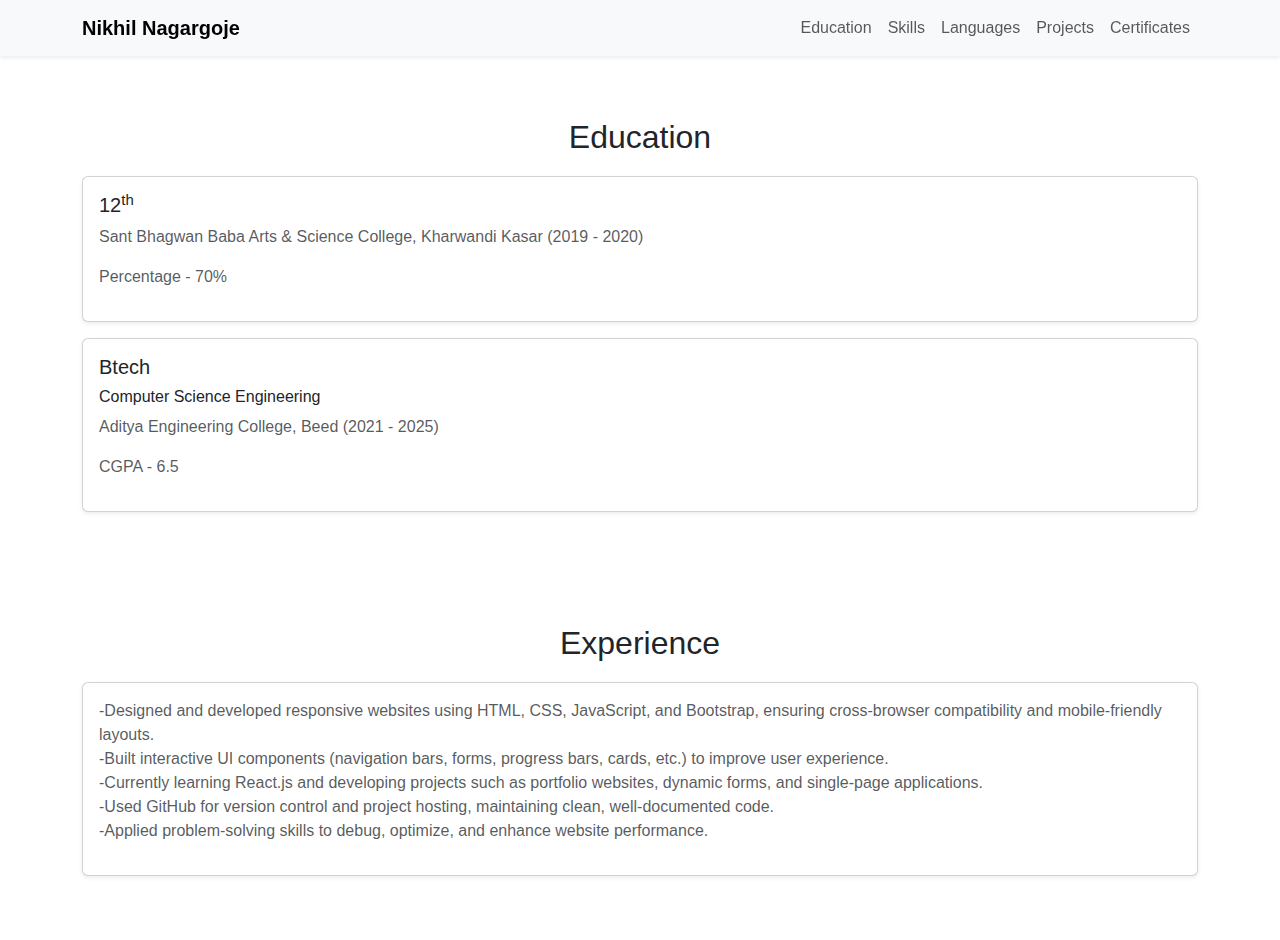
<file: education.html>
<!DOCTYPE html>
<html lang="en">
<head>
  <meta charset="UTF-8">
  <meta name="viewport" content="width=device-width, initial-scale=1.0">
  <title>Portfolio | Education & Experience</title>
  <link href="https://cdn.jsdelivr.net/npm/bootstrap@5.3.0/dist/css/bootstrap.min.css" rel="stylesheet">
  <link rel="stylesheet" href="./style.css">
</head>
<body>

<nav class="navbar navbar-expand-lg fixed-top shadow-sm bg-light">
  <div class="container">
    <a class="navbar-brand fw-bold" href="./index.html">Nikhil Nagargoje</a>

    <button class="navbar-toggler" type="button" data-bs-toggle="collapse" 
            data-bs-target="#navbarNav" aria-controls="navbarNav" 
            aria-expanded="false" aria-label="Toggle navigation">
      <span class="navbar-toggler-icon"></span>
    </button>

    <div class="collapse navbar-collapse" id="navbarNav">
      <ul class="navbar-nav ms-auto mb-2 mb-lg-0">
        <li class="nav-item"><a class="nav-link" href="./education.html">Education</a></li>
        <li class="nav-item"><a class="nav-link" href="./skills.html">Skills</a></li>
        <li class="nav-item"><a class="nav-link" href="./skills.html">Languages</a></li>
        <li class="nav-item"><a class="nav-link" href="./projects.html">Projects</a></li>
        <li class="nav-item"><a class="nav-link" href="./projects.html">Certificates</a></li>
      </ul>
    </div>
  </div>
</nav>

<section class="container py-5">
  <h2 class="section-title">Education</h2>
  <div class="card p-3 mb-3 shadow-sm">
    <h5>12<sup>th</sup></h5>
    <p class="text-muted">Sant Bhagwan Baba Arts & Science College, Kharwandi Kasar (2019 - 2020)</p>
    <p class="text-muted">Percentage - 70%</p>
  </div>
  
  <div class="card p-3 mb-3 shadow-sm">
    <h5>Btech</h5>
    <h6>Computer Science Engineering</h6>
    <p class="text-muted">Aditya Engineering College, Beed (2021 - 2025)</p>
    <p class="text-muted">CGPA - 6.5</p>
  </div>
</section>

<section class="container py-5">
  <h2 class="section-title">Experience</h2>
  <div class="card p-3 mb-3 shadow-sm">
    <p class="text-muted">
-Designed and developed responsive websites using HTML, CSS, JavaScript, and Bootstrap, ensuring cross-browser compatibility and mobile-friendly layouts.
<br>
-Built interactive UI components (navigation bars, forms, progress bars, cards, etc.) to improve user experience.
<br>
-Currently learning React.js and developing projects such as portfolio websites, dynamic forms, and single-page applications.
<br>
-Used GitHub for version control and project hosting, maintaining clean, well-documented code.
<br>
-Applied problem-solving skills to debug, optimize, and enhance website performance.</p>
  </div>
</section>

<script src="https://cdn.jsdelivr.net/npm/bootstrap@5.3.0/dist/js/bootstrap.bundle.min.js"></script>
</body>
</html>
</file>
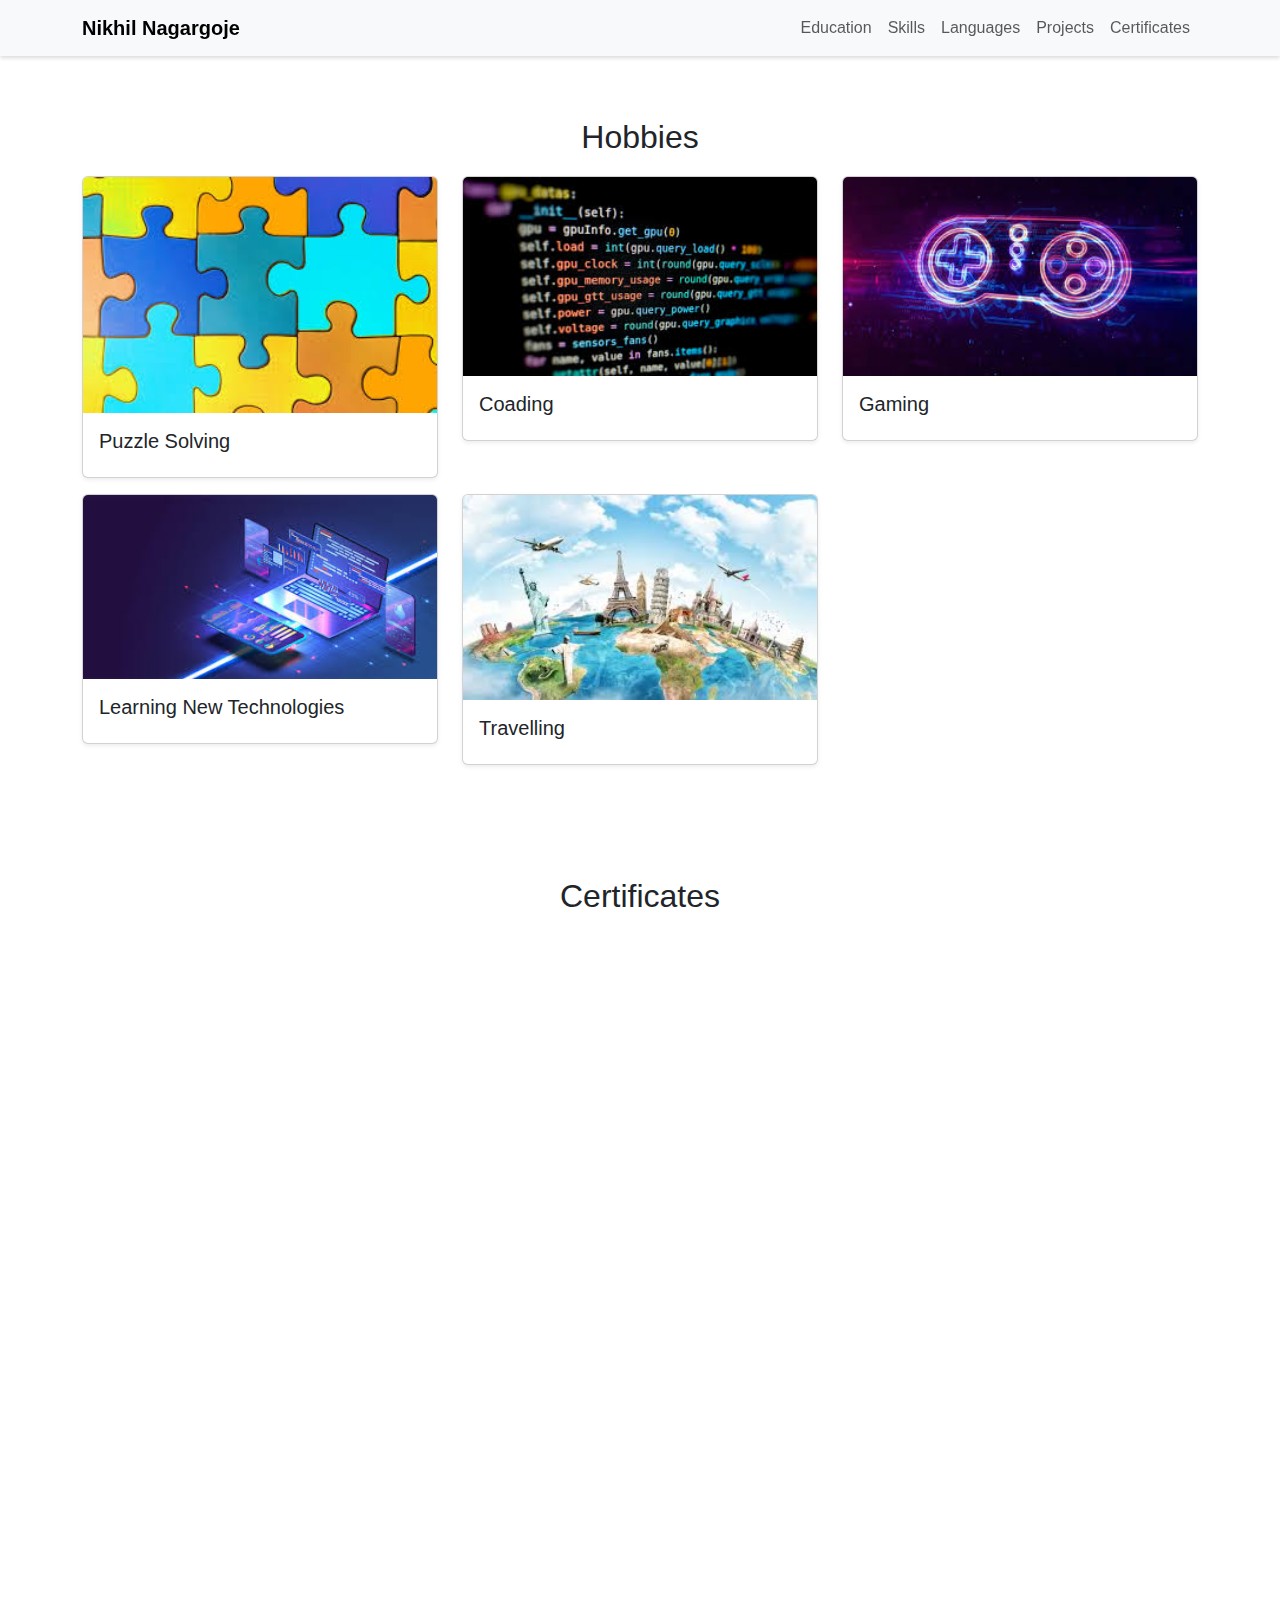
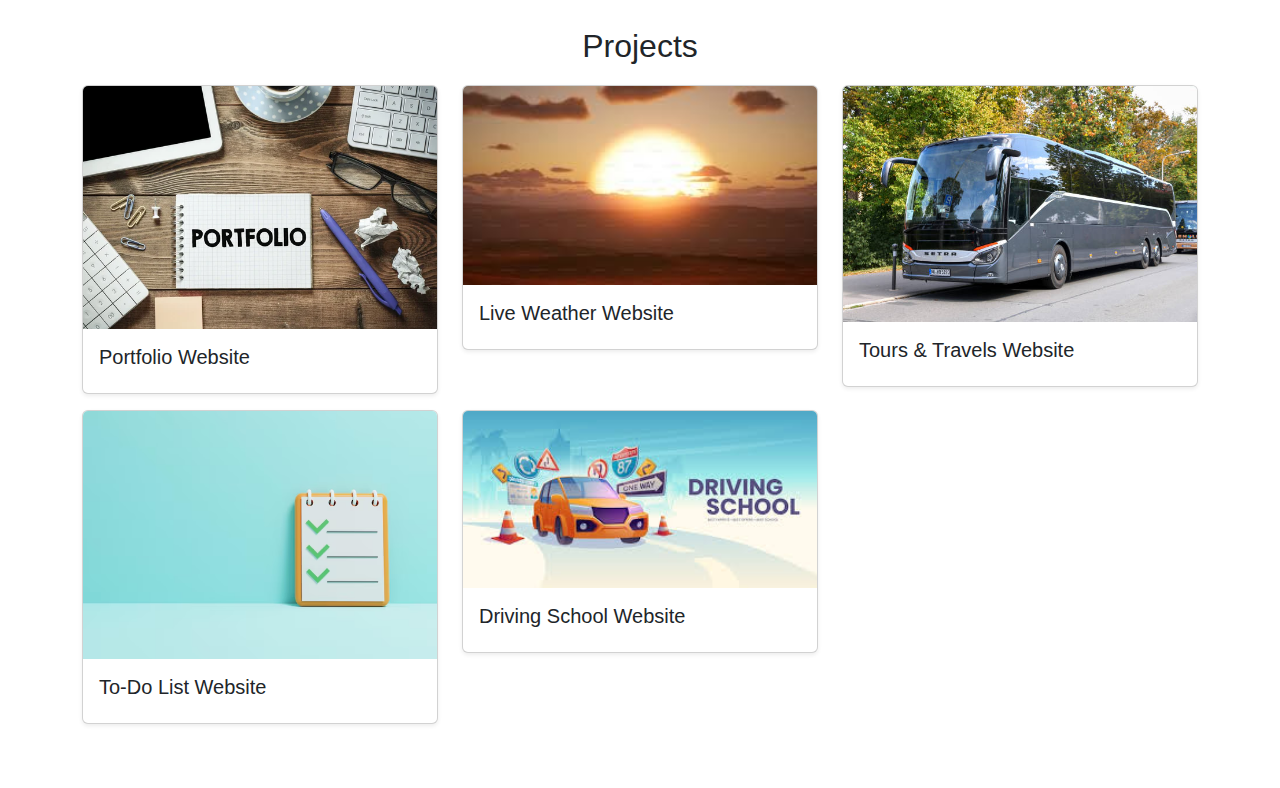
<file: projects.html>
<!DOCTYPE html>
<html lang="en">
<head>
  <meta charset="UTF-8">
  <meta name="viewport" content="width=device-width, initial-scale=1.0">
  <title>Portfolio | Projects</title>
  <link href="https://cdn.jsdelivr.net/npm/bootstrap@5.3.0/dist/css/bootstrap.min.css" rel="stylesheet">
  <link rel="stylesheet" href="./style.css">
</head>
<body>

<nav class="navbar navbar-expand-lg fixed-top shadow-sm bg-light">
  <div class="container">
    <a class="navbar-brand fw-bold" href="./index.html">Nikhil Nagargoje</a>
    <div>
      <ul class="navbar-nav ms-auto mb-2 mb-lg-0">
        <li class="nav-item"><a class="nav-link" href="./education.html">Education</a></li>
        <li class="nav-item"><a class="nav-link" href="./skills.html">Skills</a></li>
        <li class="nav-item"><a class="nav-link" href="./skills.html">Languages</a></li>
        <li class="nav-item"><a class="nav-link" href="./projects.html">Projects</a></li>
        <li class="nav-item"><a class="nav-link" href="./projects.html">Cetificates</a></li>
      </ul>
    </div>
  </div>
</nav><nav class="navbar navbar-expand-lg fixed-top shadow-sm bg-light">
  <div class="container">
    <a class="navbar-brand fw-bold" href="./index.html">Nikhil Nagargoje</a>

    <button class="navbar-toggler" type="button" data-bs-toggle="collapse" 
            data-bs-target="#navbarNav" aria-controls="navbarNav" 
            aria-expanded="false" aria-label="Toggle navigation">
      <span class="navbar-toggler-icon"></span>
    </button>

    <div class="collapse navbar-collapse" id="navbarNav">
      <ul class="navbar-nav ms-auto mb-2 mb-lg-0">
        <li class="nav-item"><a class="nav-link" href="./education.html">Education</a></li>
        <li class="nav-item"><a class="nav-link" href="./skills.html">Skills</a></li>
        <li class="nav-item"><a class="nav-link" href="./skills.html">Languages</a></li>
        <li class="nav-item"><a class="nav-link" href="./projects.html">Projects</a></li>
        <li class="nav-item"><a class="nav-link" href="./projects.html">Certificates</a></li>
      </ul>
    </div>
  </div>
</nav>

<section class="container py-5">
  <h2 class="section-title">Hobbies</h2>
  <div class="row">
    <div class="col-md-4 mb-3">
      <div class="card shadow-sm hobby-card">
        <img src="./assets/puzzle.jpeg" class="card-img-top" alt="Hobby 1">
        <div class="card-body"><h5 class="card-title">Puzzle Solving</h5></div>
      </div>
    </div>

    <div class="col-md-4 mb-3">
      <div class="card shadow-sm hobby-card">
        <img src="./assets/coading.jpeg" class="card-img-top" alt="Hobby 2">
        <div class="card-body"><h5 class="card-title">Coading</h5></div>
      </div>
    </div>

    <div class="col-md-4 mb-3">
      <div class="card shadow-sm hobby-card">
        <img src="./assets/gaming.jpeg" class="card-img-top" alt="Hobby 1">
        <div class="card-body"><h5 class="card-title">Gaming</h5></div>
      </div>
    </div>

    <div class="col-md-4 mb-3">
      <div class="card shadow-sm hobby-card">
        <img src="./assets/tech.jpeg" class="card-img-top" alt="Hobby 1">
        <div class="card-body"><h5 class="card-title">Learning New Technologies</h5></div>
      </div>
    </div>

    <div class="col-md-4 mb-3">
      <div class="card shadow-sm hobby-card">
        <img src="./assets/travelling.jpeg" class="card-img-top" alt="Hobby 1">
        <div class="card-body"><h5 class="card-title">Travelling</h5></div>
      </div>
    </div>
  </div>
</section>

<section class="container py-5">
  <h2 class="section-title mb-4 text-center">Certificates</h2>
  <ul class="list-group certificates-list">
    <li class="list-group-item">Frontend Web Development - Reliance</li>
    <li class="list-group-item">Full Stack Web Development Bootcamp - Udemy</li>
    <li class="list-group-item">Responsive Web Design - Free Code Camp</li>
    <li class="list-group-item">Web Development Workshop - Microsoft</li>
    <li class="list-group-item">HTML, CSS, JavaScript - Udemy</li>
    <li class="list-group-item">Codeliber - HTML, CSS, JavaScript</li>
    <li class="list-group-item">TCS ION Career Edge</li>
    <li class="list-group-item">Smart Thinking Skills - Oxford (Academy Europe)</li>
    <li class="list-group-item">Knowledgegate - HTML, CSS, JS</li>
    <li class="list-group-item">Web Development - NSDC</li>
  </ul>
</section>

<style>
.certificates-list li {
  opacity: 0;
  transform: translateY(40px);
  animation: fadeSlide 0.8s forwards;
  margin-bottom: 10px;
  border-radius: 8px;
  background: #f8f9fa;
  color: #222;
  font-weight: 500;
  transition: all 0.4s ease;
  position: relative;
  overflow: hidden;
  padding: 12px 18px;
  z-index: 0;
}

.certificates-list li:nth-child(1) { animation-delay: 0.2s; }
.certificates-list li:nth-child(2) { animation-delay: 0.4s; }
.certificates-list li:nth-child(3) { animation-delay: 0.6s; }
.certificates-list li:nth-child(4) { animation-delay: 0.8s; }
.certificates-list li:nth-child(5) { animation-delay: 1s; }
.certificates-list li:nth-child(6) { animation-delay: 1.2s; }
.certificates-list li:nth-child(7) { animation-delay: 1.4s; }
.certificates-list li:nth-child(8) { animation-delay: 1.6s; }
.certificates-list li:nth-child(9) { animation-delay: 1.8s; }
.certificates-list li:nth-child(10) { animation-delay: 2s; }

@keyframes fadeSlide {
  from { opacity: 0; transform: translateY(40px) scale(0.95); }
  to { opacity: 1; transform: translateY(0) scale(1); }
}

.certificates-list li::before {
  content: "";
  position: absolute;
  top: 0; left: 0; right: 0; bottom: 0;
  background: linear-gradient(120deg, #ff6a00, #ee0979, #2193b0, #6dd5ed);
  background-size: 300% 300%;
  opacity: 0;
  transition: opacity 0.5s ease;
  z-index: -1;
}

.certificates-list li:hover::before {
  opacity: 1;
  animation: gradientMove 4s ease infinite;
}

.certificates-list li:hover {
  color: #fff;
  font-weight: bold;
  transform: scale(1.05);
  box-shadow: 0 0 20px rgba(0, 150, 255, 0.6);
}

@keyframes gradientMove {
  0% { background-position: 0% 50%; }
  50% { background-position: 100% 50%; }
  100% { background-position: 0% 50%; }
}
</style>


<section class="container py-5">
  <h2 class="section-title">Projects</h2>
  <div class="row">
    <div class="col-md-4 mb-3">
      <div class="card shadow-sm project-card">
        <img src="./assets/portfolio.jpg" class="card-img-top" alt="Project 1">
        <div class="card-body"><h5 class="card-title">Portfolio Website</h5></div>
      </div>
    </div>

    <div class="col-md-4 mb-3">
      <div class="card shadow-sm project-card">
        <img src="./assets/weather.jpeg" class="card-img-top" alt="Project 2">
        <div class="card-body"><h5 class="card-title">Live Weather Website</h5></div>
      </div>
    </div>

    <div class="col-md-4 mb-3">
      <div class="card shadow-sm project-card">
        <img src="./assets/bus.jpg" class="card-img-top" alt="Project 3">
        <div class="card-body"><h5 class="card-title">Tours & Travels Website</h5></div>
      </div>
    </div>

    <div class="col-md-4 mb-3">
      <div class="card shadow-sm project-card">
        <img src="./assets/todo.jpg" class="card-img-top" alt="Project 4">
        <div class="card-body"><h5 class="card-title">To-Do List Website</h5></div>
      </div>
    </div>

    <div class="col-md-4 mb-3">
      <div class="card shadow-sm project-card">
        <img src="./assets/driving.jpeg" class="card-img-top" alt="Project 5">
        <div class="card-body"><h5 class="card-title">Driving School Website</h5></div>
      </div>
    </div>
  </div>
</section>

<script src="https://cdn.jsdelivr.net/npm/bootstrap@5.3.0/dist/js/bootstrap.bundle.min.js"></script>
</body>
</html>
</file>
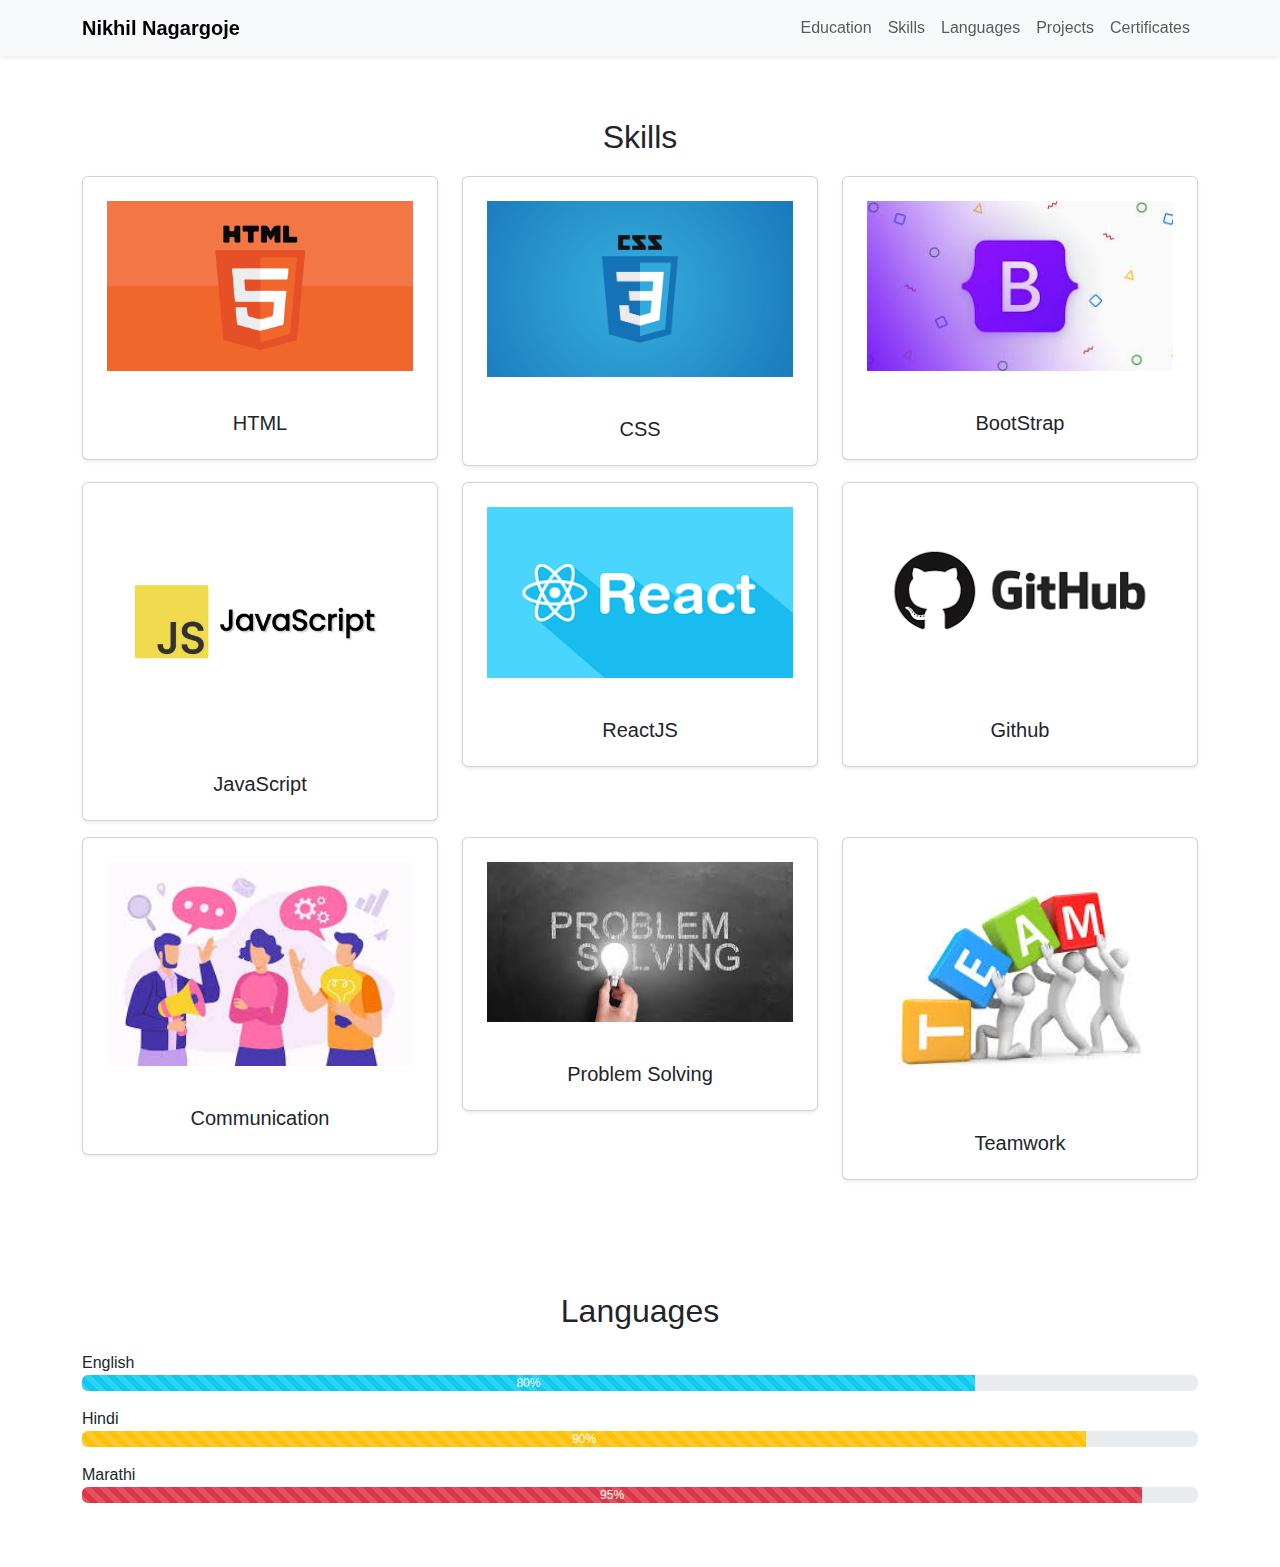
<file: skills.html>
<!DOCTYPE html>
<html lang="en">
<head>
  <meta charset="UTF-8">
  <meta name="viewport" content="width=device-width, initial-scale=1.0">
  <title>Portfolio | Skills & Languages</title>
  <link href="https://cdn.jsdelivr.net/npm/bootstrap@5.3.0/dist/css/bootstrap.min.css" rel="stylesheet">
  <link rel="stylesheet" href="././style.css">
</head>
<body>

<nav class="navbar navbar-expand-lg fixed-top shadow-sm bg-light">
  <div class="container">
    <a class="navbar-brand fw-bold" href="./index.html">Nikhil Nagargoje</a>

    <button class="navbar-toggler" type="button" data-bs-toggle="collapse" 
            data-bs-target="#navbarNav" aria-controls="navbarNav" 
            aria-expanded="false" aria-label="Toggle navigation">
      <span class="navbar-toggler-icon"></span>
    </button>

    <div class="collapse navbar-collapse" id="navbarNav">
      <ul class="navbar-nav ms-auto mb-2 mb-lg-0">
        <li class="nav-item"><a class="nav-link" href="./education.html">Education</a></li>
        <li class="nav-item"><a class="nav-link" href="./skills.html">Skills</a></li>
        <li class="nav-item"><a class="nav-link" href="./skills.html">Languages</a></li>
        <li class="nav-item"><a class="nav-link" href="./projects.html">Projects</a></li>
        <li class="nav-item"><a class="nav-link" href="./projects.html">Certificates</a></li>
      </ul>
    </div>
  </div>
</nav>

<section class="container py-5">
  <h2 class="section-title">Skills</h2>
  <div class="row">
    <div class="col-md-4 mb-3">
      <div class="card skill-card shadow-sm">
        <img src="./assets/html.png" class="card-img-top p-4" alt="HTML">
        <div class="card-body text-center">
          <h5 class="card-title">HTML</h5>
        </div>
      </div>
    </div>
    
    <div class="col-md-4 mb-3">
      <div class="card skill-card shadow-sm">
        <img src="./assets/css.jpg" class="card-img-top p-4" alt="CSS">
        <div class="card-body text-center">
          <h5 class="card-title">CSS</h5>
        </div>
      </div>
    </div>

    <div class="col-md-4 mb-3">
      <div class="card skill-card shadow-sm">
        <img src="./assets/bootstrap.jpeg" class="card-img-top p-4" alt="CSS">
        <div class="card-body text-center">
          <h5 class="card-title">BootStrap</h5>
        </div>
      </div>
    </div>

    <div class="col-md-4 mb-3">
      <div class="card skill-card shadow-sm">
        <img src="./assets/js.jpeg" class="card-img-top p-4" alt="JS">
        <div class="card-body text-center">
          <h5 class="card-title">JavaScript</h5>
        </div>
      </div>
    </div>

    <div class="col-md-4 mb-3">
      <div class="card skill-card shadow-sm">
        <img src="./assets/react.png" class="card-img-top p-4" alt="CSS">
        <div class="card-body text-center">
          <h5 class="card-title">ReactJS</h5>
        </div>
      </div>
    </div>

    <div class="col-md-4 mb-3">
      <div class="card skill-card shadow-sm">
        <img src="./assets/github.png" class="card-img-top p-4" alt="CSS">
        <div class="card-body text-center">
          <h5 class="card-title">Github</h5>
        </div>
      </div>
    </div>

    <div class="col-md-4 mb-3">
      <div class="card skill-card shadow-sm">
        <img src="./assets/communication.jpeg" class="card-img-top p-4" alt="CSS">
        <div class="card-body text-center">
          <h5 class="card-title">Communication</h5>
        </div>
      </div>
    </div>

    <div class="col-md-4 mb-3">
      <div class="card skill-card shadow-sm">
        <img src="./assets/problem solving.jpeg" class="card-img-top p-4" alt="CSS">
        <div class="card-body text-center">
          <h5 class="card-title">Problem Solving</h5>
        </div>
      </div>
    </div>

    <div class="col-md-4 mb-3">
      <div class="card skill-card shadow-sm">
        <img src="./assets/teamwork.jpeg" class="card-img-top p-4" alt="CSS">
        <div class="card-body text-center">
          <h5 class="card-title">Teamwork</h5>
        </div>
      </div>
    </div>
  </div>
</section>

<section class="container py-5">
  <h2 class="section-title">Languages</h2>
  <div class="mb-3">
    <label>English</label>
    <div class="progress">
      <div class="progress-bar progress-bar-striped progress-bar-animated bg-info" style="width: 80%;">80%</div>
    </div>
  </div>
  
  <div class="mb-3">
    <label>Hindi</label>
    <div class="progress">
      <div class="progress-bar progress-bar-striped progress-bar-animated bg-warning" style="width: 90%;">90%</div>
    </div>
  </div>

  <div class="mb-3">
    <label>Marathi</label>
    <div class="progress">
      <div class="progress-bar progress-bar-striped progress-bar-animated bg-danger" style="width: 95%;">95%</div>
    </div>
  </div>
</section>

<script src="https://cdn.jsdelivr.net/npm/bootstrap@5.3.0/dist/js/bootstrap.bundle.min.js"></script>
<script>
(function(){if(!window.chatbase||window.chatbase("getState")!=="initialized"){window.chatbase=(...arguments)=>{if(!window.chatbase.q){window.chatbase.q=[]}window.chatbase.q.push(arguments)};window.chatbase=new Proxy(window.chatbase,{get(target,prop){if(prop==="q"){return target.q}return(...args)=>target(prop,...args)}})}const onLoad=function(){const script=document.createElement("script");script.src="https://www.chatbase.co/embed.min.js";script.id="ZGfZvCGGV_YQokuW3EmEJ";script.domain="www.chatbase.co";document.body.appendChild(script)};if(document.readyState==="complete"){onLoad()}else{window.addEventListener("load",onLoad)}})();
</script>
</body>

</html>
</file>
<file: style.css>
body {
  padding-top: 70px;
  font-family: 'Segoe UI', sans-serif;
}

.hero-section {
  padding: 100px 20px;
  background: linear-gradient(135deg, #74ebd5, #ACB6E5);
  color: white;
}

.profile-pic {
  width: 150px;
  height: 150px;
  border-radius: 50%;
  border: 5px solid white;
}

.section-title {
  font-size: 2rem;
  margin-bottom: 20px;
  text-align: center;
}

.social-icons a {
  font-size: 1.5rem;
  margin: 10px;
  color: #333;
  transition: 0.3s;
}

.social-icons a:hover {
  color: #0d6efd;
  transform: scale(1.2);
}

.skill-card, .hobby-card, .project-card {
  transition: transform 0.3s ease, box-shadow 0.3s ease;
}
.skill-card:hover, .hobby-card:hover, .project-card:hover {
  transform: translateY(-5px);
  box-shadow: 0 10px 20px rgba(0,0,0,0.2);
}
</file>
